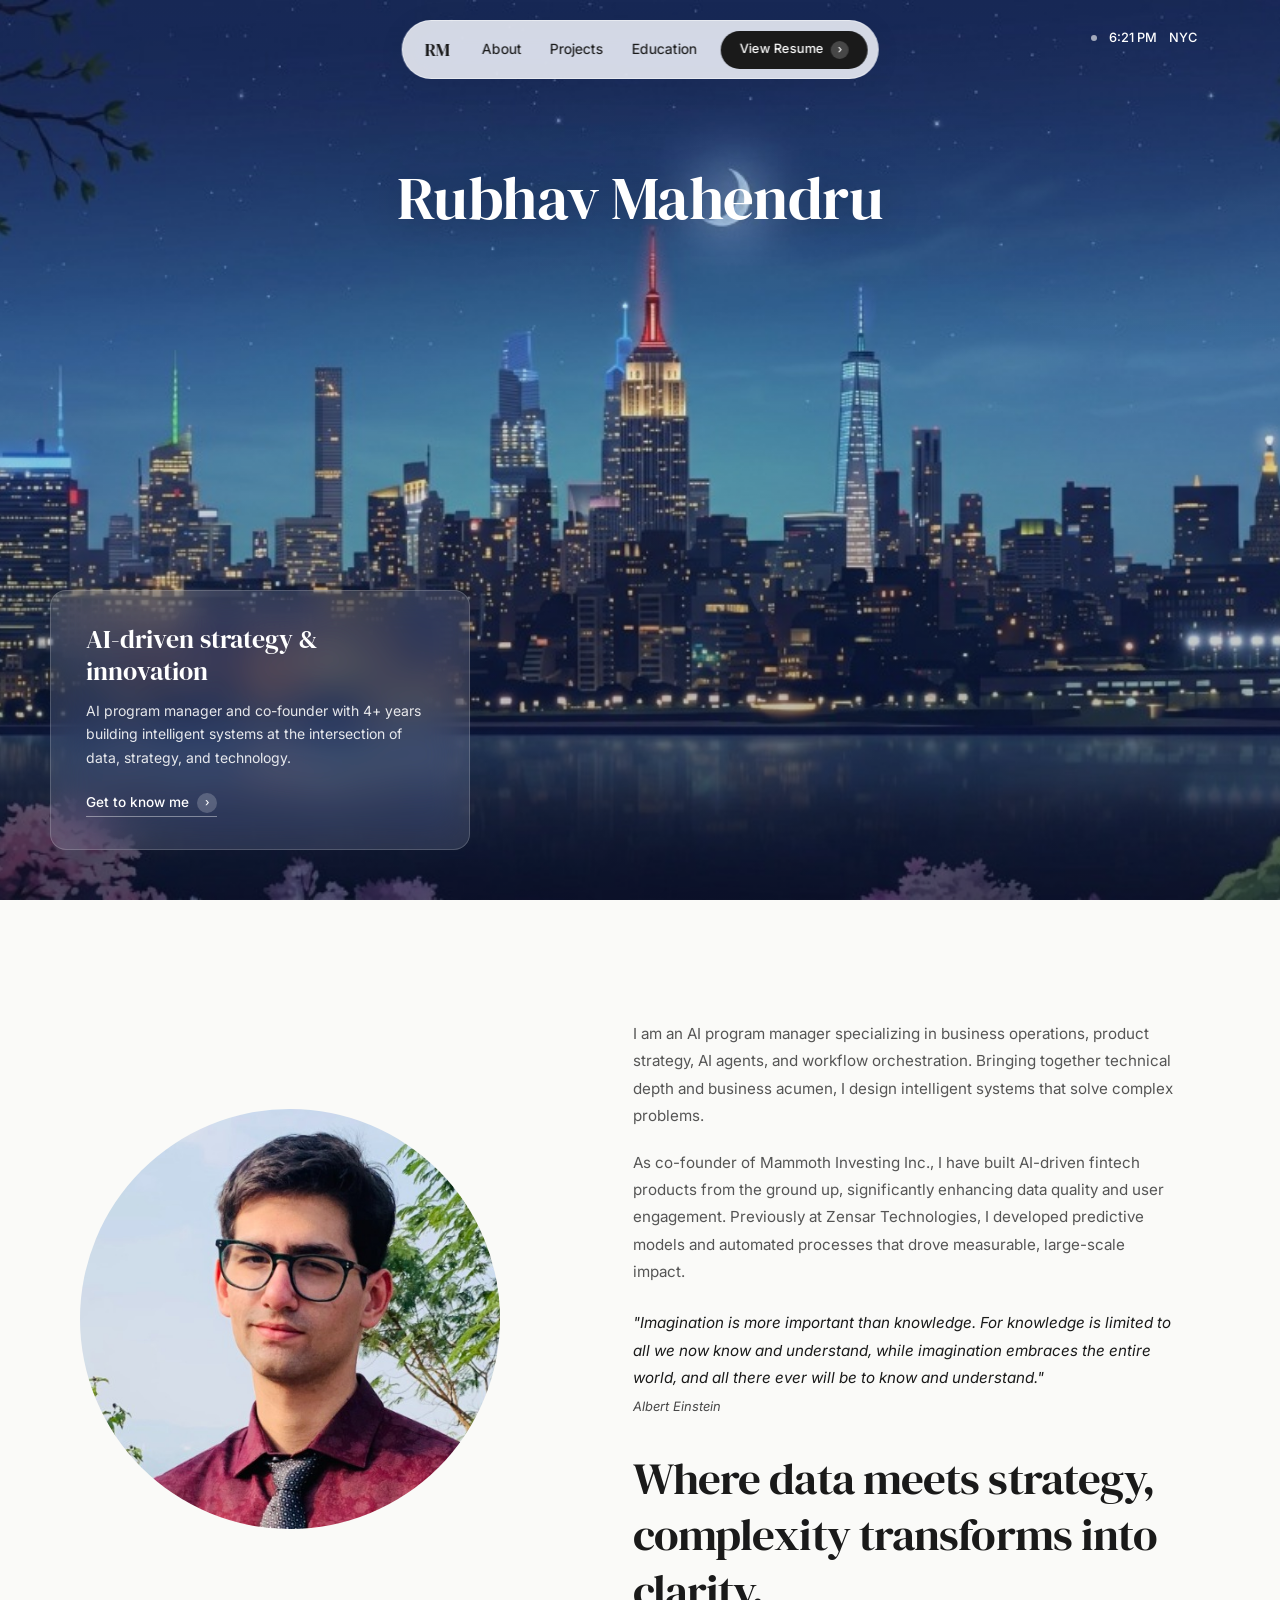
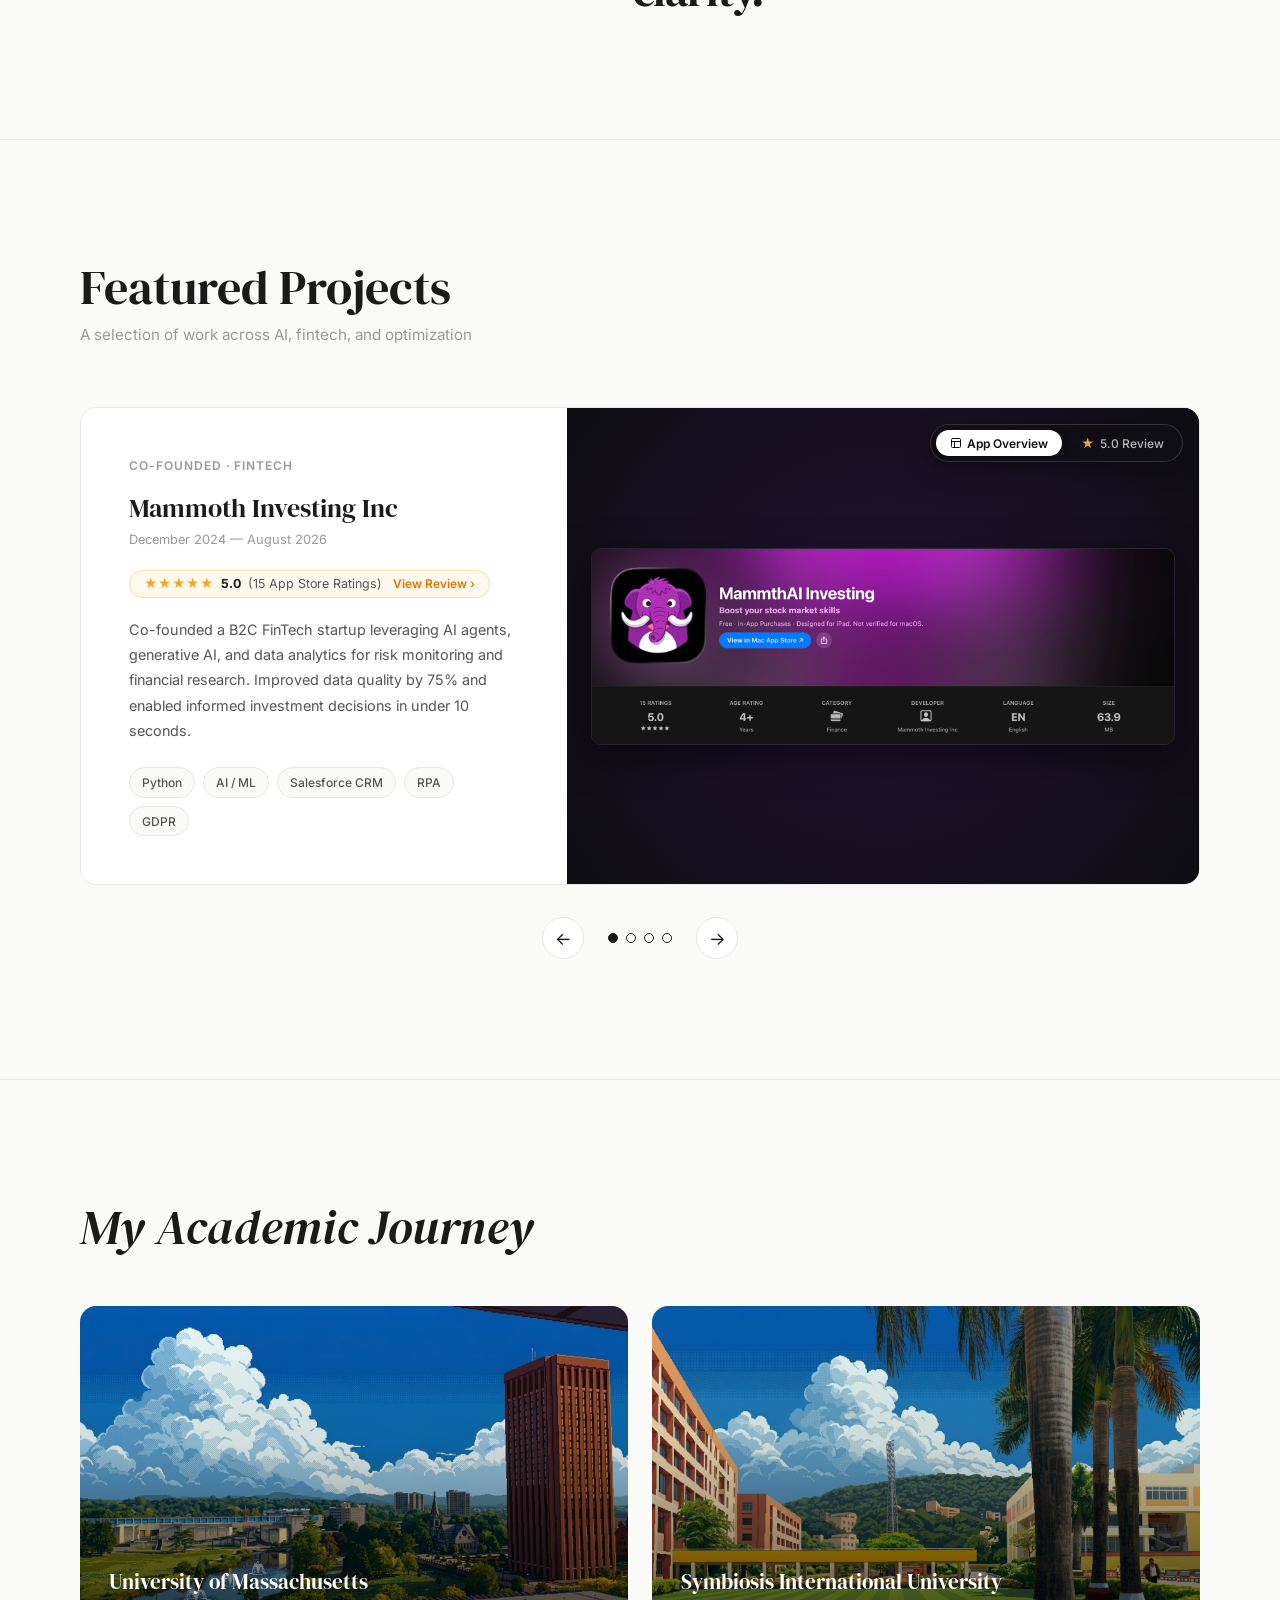
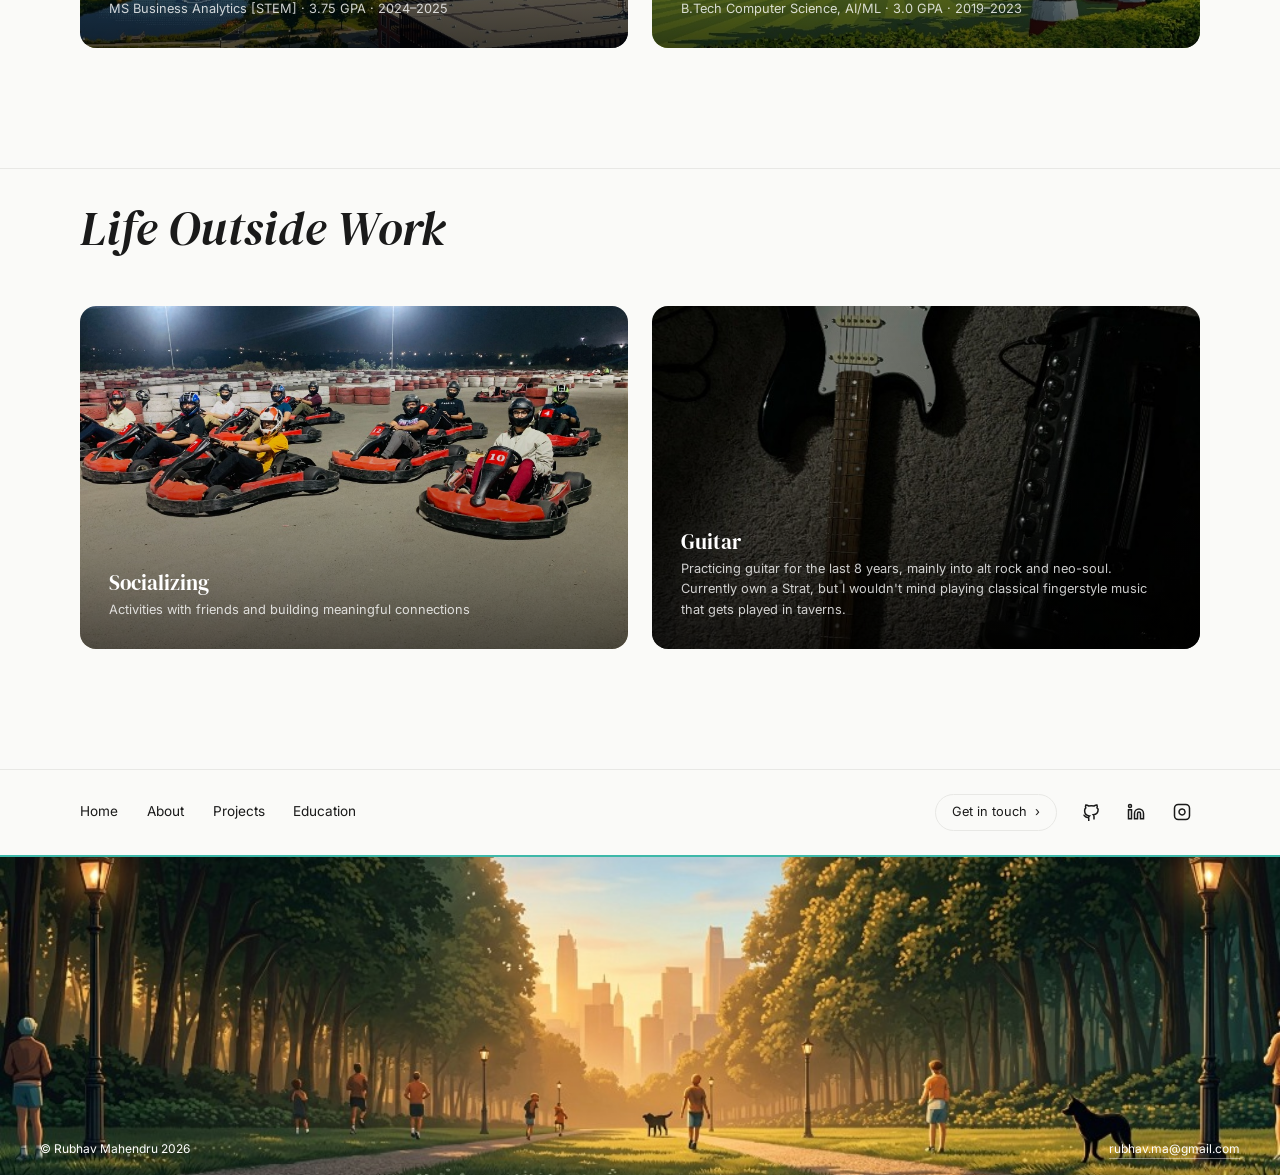
<file: index.html>
<!DOCTYPE html>
<html lang="en">
<head>
  <meta charset="UTF-8">
  <meta name="viewport" content="width=device-width, initial-scale=1.0">
  <title>Rubhav Mahendru — AI Strategist & Co-Founder</title>
  <meta name="description" content="Rubhav Mahendru — AI program manager, co-founder of Mammoth Investing Inc, and business analytics professional. Bridging strategy, data, and intelligent systems.">
  <link rel="preconnect" href="https://fonts.googleapis.com">
  <link rel="preconnect" href="https://fonts.gstatic.com" crossorigin>
  <link href="https://fonts.googleapis.com/css2?family=DM+Serif+Display:ital@0;1&family=Inter:opsz,wght@14..32,300;14..32,400;14..32,500;14..32,600&display=swap" rel="stylesheet">
  <link rel="stylesheet" href="style.css?v=2">
</head>
<body>

  <!-- ═══ NAVBAR ═══ -->
  <nav class="navbar" id="navbar">
    <a href="#" class="nav-logo">RM</a>
    <div class="nav-links" id="nav-links">
      <a href="#about" class="nav-link">About</a>
      <a href="#projects" class="nav-link">Projects</a>
      <a href="#education" class="nav-link">Education</a>
    </div>
    <a href="Resume_RubhavMahendru_4yrsexp.pdf" target="_blank" class="nav-cta">
      View Resume <span class="arrow">›</span>
    </a>
    <div class="nav-hamburger" id="nav-hamburger">
      <span></span><span></span><span></span>
    </div>
  </nav>

  <!-- ═══ HERO ═══ -->
  <section class="hero" id="hero">
    <div class="hero-bg">
      <img src="hero-bg.jpg" alt="Hero background">
    </div>
    <div class="hero-overlay"></div>

    <div class="hero-content">
      <h1 class="hero-title">Rubhav Mahendru</h1>
    </div>

    <div class="hero-card">
      <h2>AI-driven strategy &amp; innovation</h2>
      <p>AI program manager and co-founder with 4+ years building intelligent systems at the intersection of data, strategy, and technology.</p>
      <a href="#about" class="hero-cta">Get to know me <span class="cta-arrow">›</span></a>
    </div>

    <div class="hero-badge">
      <span class="dot"></span>
      <span id="hero-time">—</span>
      <span>NYC</span>
    </div>
  </section>

  <!-- ═══ ABOUT ═══ -->
  <section class="about" id="about">
    <div class="container">
      <div class="about-container">
        <div class="about-image reveal">
          <!-- Uses existing profile photo -->
          <img src="profile-new.jpg" alt="Rubhav Mahendru">
        </div>
        <div class="about-text">
          <p class="reveal">I am an AI program manager specializing in business operations, product strategy, AI agents, and workflow orchestration. Bringing together technical depth and business acumen, I design intelligent systems that solve complex problems.</p>
          <p class="reveal reveal-delay-1">As co-founder of Mammoth Investing Inc., I have built AI-driven fintech products from the ground up, significantly enhancing data quality and user engagement. Previously at Zensar Technologies, I developed predictive models and automated processes that drove measurable, large-scale impact.</p>
          <p class="reveal reveal-delay-2" style="margin-top: 1.5rem; font-style: italic; color: var(--color-text);">"Imagination is more important than knowledge. For knowledge is limited to all we now know and understand, while imagination embraces the entire world, and all there ever will be to know and understand."<br><span style="font-size: 0.85em; opacity: 0.8;">Albert Einstein</span></p>
          <h2 class="about-statement reveal reveal-delay-3">Where data meets strategy, complexity transforms into clarity.</h2>
        </div>
      </div>
    </div>
  </section>

  <!-- ═══ PROJECTS ═══ -->
  <section class="projects" id="projects">
    <div class="container">
      <div class="projects-header reveal">
        <h2>Featured Projects</h2>
        <p>A selection of work across AI, fintech, and optimization</p>
      </div>

      <div class="carousel reveal reveal-delay-1">
        <div class="carousel-track" id="carousel-track">

          <!-- Slide 1: Mammoth Investing -->
          <div class="carousel-slide">
            <div class="slide-content">
              <span class="slide-tag">Co-Founded · FinTech</span>
              <h3 class="slide-title">Mammoth Investing Inc</h3>
              <span class="slide-period">December 2024 — August 2026</span>
              <button type="button" class="slide-rating-badge" id="mammoth-rating-trigger" title="Click to view App Store review">
                <span class="stars">★★★★★</span>
                <span class="rating-val">5.0</span>
                <span class="rating-count">(15 App Store Ratings)</span>
                <span class="badge-hint">View Review ›</span>
              </button>
              <p class="slide-description">Co-founded a B2C FinTech startup leveraging AI agents, generative AI, and data analytics for risk monitoring and financial research. Improved data quality by 75% and enabled informed investment decisions in under 10 seconds.</p>
              <div class="slide-tech">
                <span class="tech-tag">Python</span>
                <span class="tech-tag">AI / ML</span>
                <span class="tech-tag">Salesforce CRM</span>
                <span class="tech-tag">RPA</span>
                <span class="tech-tag">GDPR</span>
              </div>
            </div>
            <div class="slide-visual visual-toggle-container">
              <div class="visual-toggle-bar">
                <button type="button" class="visual-toggle-btn active" data-view="overview" aria-label="Show App Overview">
                  <svg width="12" height="12" viewBox="0 0 24 24" fill="none" stroke="currentColor" stroke-width="2" stroke-linecap="round" stroke-linejoin="round"><rect x="3" y="3" width="18" height="18" rx="2"/><path d="M3 9h18"/><path d="M9 21V9"/></svg>
                  <span>App Overview</span>
                </button>
                <button type="button" class="visual-toggle-btn" data-view="review" aria-label="Show 5-star review">
                  <span class="toggle-star">★</span>
                  <span>5.0 Review</span>
                </button>
              </div>
              <div class="visual-view-wrapper">
                <div class="visual-view-pane active" data-pane="overview">
                  <img src="project-1-mammoth.png" alt="Mammoth Investing App Store Overview">
                </div>
                <div class="visual-view-pane" data-pane="review">
                  <img src="mammoth-review.png" alt="Mammoth Investing 5.0 Star App Store Review">
                </div>
              </div>
            </div>
          </div>

          <!-- Slide 2: AI Agent -->
          <div class="carousel-slide">
            <div class="slide-content">
              <span class="slide-tag">AI Engineering</span>
              <h3 class="slide-title">Requirements-to-Test-Plan AI Agent</h3>
              <span class="slide-period">April 2026 — June 2026</span>
              <p class="slide-description">Built a multi-stage LLM agent generating Jira test cases from transcripts and documentation with 94% traceability. Implemented automated requirements conflict detection achieving 91% precision and 88% recall on seeded benchmarks.</p>
              <div class="slide-tech">
                <span class="tech-tag">Claude</span>
                <span class="tech-tag">Python</span>
                <span class="tech-tag">JSON</span>
                <span class="tech-tag">LLM Eval</span>
              </div>
            </div>
            <div class="slide-visual">
              <img src="project-2-req.jpg" alt="Requirements AI Agent">
            </div>
          </div>

          <!-- Slide 3: Trading Algorithm -->
          <div class="carousel-slide">
            <div class="slide-content">
              <span class="slide-tag">Quantitative Finance</span>
              <h3 class="slide-title">Hybrid Trading Algorithm</h3>
              <span class="slide-period">November 2025 — March 2026</span>
              <p class="slide-description">Developed a high-frequency trading algorithm achieving gains exceeding 0.75% daily. Integrated PLSTM with TAL and CNN for optimal stock entry and exit points, improving prediction accuracy by 12% through refined back-testing over 6 months.</p>
              <div class="slide-tech">
                <span class="tech-tag">Python</span>
                <span class="tech-tag">PLSTM</span>
                <span class="tech-tag">CNN</span>
                <span class="tech-tag">Financial Modeling</span>
              </div>
            </div>
            <div class="slide-visual">
              <img src="project-3-hft.jpg" alt="Hybrid Trading Algorithm">
            </div>
          </div>

          <!-- Slide 4: Supply Chain -->
          <div class="carousel-slide">
            <div class="slide-content">
              <span class="slide-tag">Supply Chain Optimization</span>
              <h3 class="slide-title">Amazon Prime Air Hub Detection</h3>
              <span class="slide-period">September 2025 — December 2025</span>
              <p class="slide-description">Designed a 90-hub delivery network utilizing GIS to optimize delivery time and population coverage. Performed hypothesis testing on hub location strategies to validate optimization models and ensure data-driven decision-making.</p>
              <div class="slide-tech">
                <span class="tech-tag">GIS</span>
                <span class="tech-tag">Optimization</span>
                <span class="tech-tag">Data Analytics</span>
                <span class="tech-tag">Python</span>
              </div>
            </div>
            <div class="slide-visual">
              <img src="project-4-prime.jpg" alt="Amazon Prime Air Hub Detection">
            </div>
          </div>

        </div>
      </div>

      <div class="carousel-nav reveal reveal-delay-2">
        <button class="carousel-arrow" id="carousel-prev" aria-label="Previous project">←</button>
        <div class="carousel-dots">
          <button class="carousel-dot active" aria-label="Slide 1"></button>
          <button class="carousel-dot" aria-label="Slide 2"></button>
          <button class="carousel-dot" aria-label="Slide 3"></button>
          <button class="carousel-dot" aria-label="Slide 4"></button>
        </div>
        <button class="carousel-arrow" id="carousel-next" aria-label="Next project">→</button>
      </div>
    </div>
  </section>

  <!-- ═══ EDUCATION ═══ -->
  <section class="education" id="education">
    <div class="container">
      <div class="education-header reveal">
        <h2>My Academic Journey</h2>
      </div>

      <div class="education-grid">
        <!-- Masters -->
        <a href="education-masters.html" class="education-card reveal reveal-delay-1">
          <div class="card-bg">
            <img src="university-1.jpg" alt="UMass Amherst">
          </div>
          <div class="card-overlay"></div>
          <div class="card-content">
            <h3>University of Massachusetts</h3>
            <p>MS Business Analytics [STEM] · 3.75 GPA · 2024–2025</p>
          </div>
        </a>

        <!-- Bachelors -->
        <a href="education-bachelors.html" class="education-card reveal reveal-delay-2">
          <div class="card-bg">
            <img src="university-2.jpg" alt="Symbiosis International University">
          </div>
          <div class="card-overlay"></div>
          <div class="card-content">
            <h3>Symbiosis International University</h3>
            <p>B.Tech Computer Science, AI/ML · 3.0 GPA · 2019–2023</p>
          </div>
        </a>
      </div>
    </div>
  </section>

  <!-- ═══ HOBBIES ═══ -->
  <section class="education" id="hobbies" style="padding-top: 2rem;">
    <div class="container">
      <div class="education-header reveal">
        <h2>Life Outside Work</h2>
      </div>

      <div class="education-grid">
        <!-- Socializing -->
        <div class="education-card reveal reveal-delay-1" style="cursor: default;">
          <div class="card-bg">
            <img src="socialize.jpg" alt="Socializing">
          </div>
          <div class="card-overlay"></div>
          <div class="card-content">
            <h3>Socializing</h3>
            <p>Activities with friends and building meaningful connections</p>
          </div>
        </div>

        <!-- Guitar -->
        <div class="education-card reveal reveal-delay-2" style="cursor: default;">
          <div class="card-bg">
            <img src="guitar.jpg" alt="Guitar">
          </div>
          <div class="card-overlay"></div>
          <div class="card-content">
            <h3>Guitar</h3>
            <p>Practicing guitar for the last 8 years, mainly into alt rock and neo-soul. Currently own a Strat, but I wouldn't mind playing classical fingerstyle music that gets played in taverns.</p>
          </div>
        </div>
      </div>
    </div>
  </section>

  <!-- ═══ FOOTER ═══ -->
  <footer class="footer" id="footer">
    <div class="footer-top">
      <nav class="footer-nav">
        <a href="#">Home</a>
        <a href="#about">About</a>
        <a href="#projects">Projects</a>
        <a href="#education">Education</a>
      </nav>
      <div class="footer-right">
        <a href="mailto:rubhav.ma@gmail.com" class="footer-contact">
          Get in touch <span>›</span>
        </a>
        <div class="footer-social">
          <a href="https://github.com/RBM02" target="_blank" rel="noopener noreferrer" aria-label="GitHub">
            <svg viewBox="0 0 24 24" fill="none" stroke="currentColor" stroke-width="2"><path d="M9 19c-5 1.5-5-2.5-7-3m14 6v-3.87a3.37 3.37 0 0 0-.94-2.61c3.14-.35 6.44-1.54 6.44-7A5.44 5.44 0 0 0 20 6.5a5.07 5.07 0 0 0-.09-3.86S18.73 2.29 16 4a13.38 13.38 0 0 0-7 0C6.27 2.29 5.09 2.64 5.09 2.64A5.07 5.07 0 0 0 5 6.5a5.44 5.44 0 0 0-1.5 3.78c0 5.42 3.3 6.61 6.44 7A3.37 3.37 0 0 0 9 21.13V24"/></svg>
          </a>
          <a href="https://www.linkedin.com/in/rubhavmahendru" target="_blank" rel="noopener noreferrer" aria-label="LinkedIn">
            <svg viewBox="0 0 24 24" fill="none" stroke="currentColor" stroke-width="2"><path d="M16 8a6 6 0 0 1 6 6v7h-4v-7a2 2 0 0 0-4 0v7h-4v-7a6 6 0 0 1 6-6z"/><rect width="4" height="12" x="2" y="9"/><circle cx="4" cy="4" r="2"/></svg>
          </a>
          <a href="https://www.instagram.com/rbm0206" target="_blank" rel="noopener noreferrer" aria-label="Instagram">
            <svg viewBox="0 0 24 24" fill="none" stroke="currentColor" stroke-width="2"><rect width="20" height="20" x="2" y="2" rx="5"/><path d="M16 11.37A4 4 0 1 1 12.63 8 4 4 0 0 1 16 11.37z"/><line x1="17.5" x2="17.51" y1="6.5" y2="6.5"/></svg>
          </a>
        </div>
      </div>
    </div>

    <div class="footer-image" style="position: relative;">
      <img src="footer-bg.jpg" alt="Footer scenery">
      <div class="footer-copyright">
        <span>© Rubhav Mahendru 2026</span>
        <a href="mailto:rubhav.ma@gmail.com">rubhav.ma@gmail.com</a>
      </div>
    </div>
  </footer>

  <script src="script.js"></script>
</body>
</html>
</file>
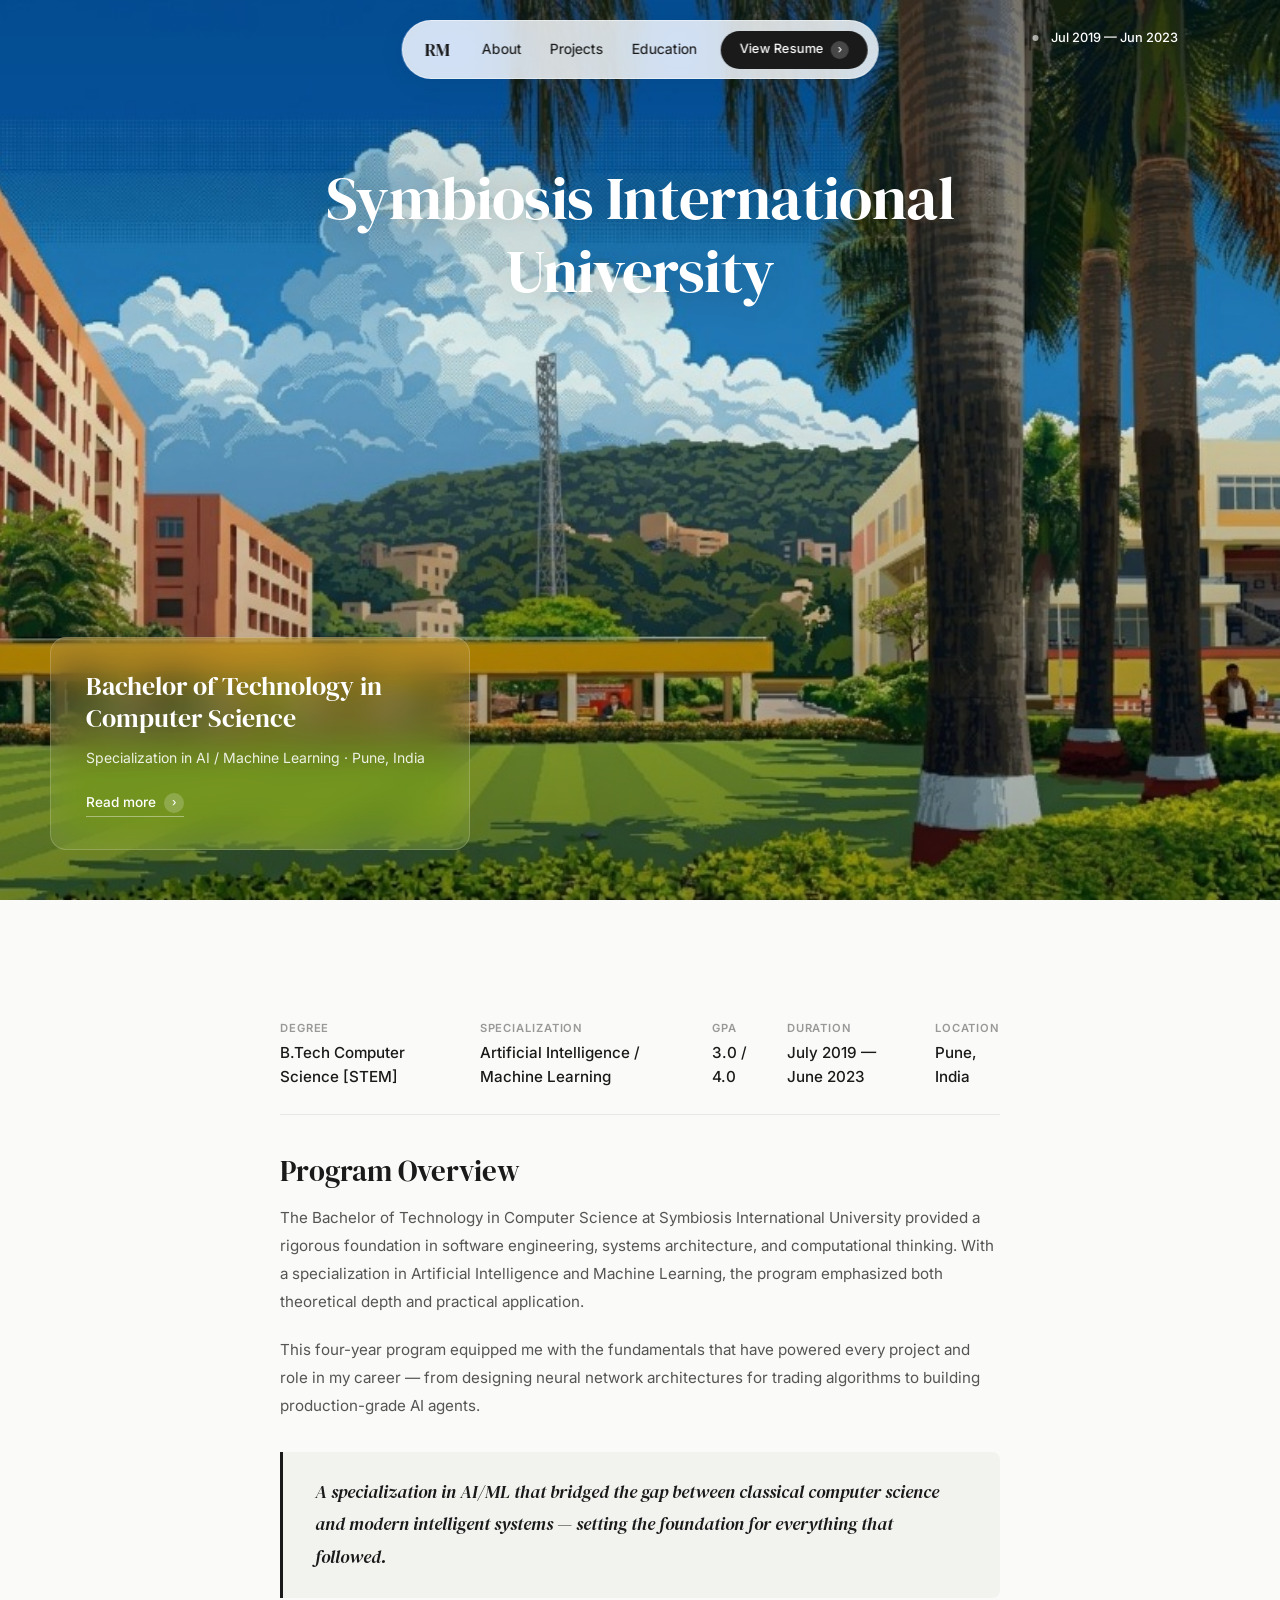
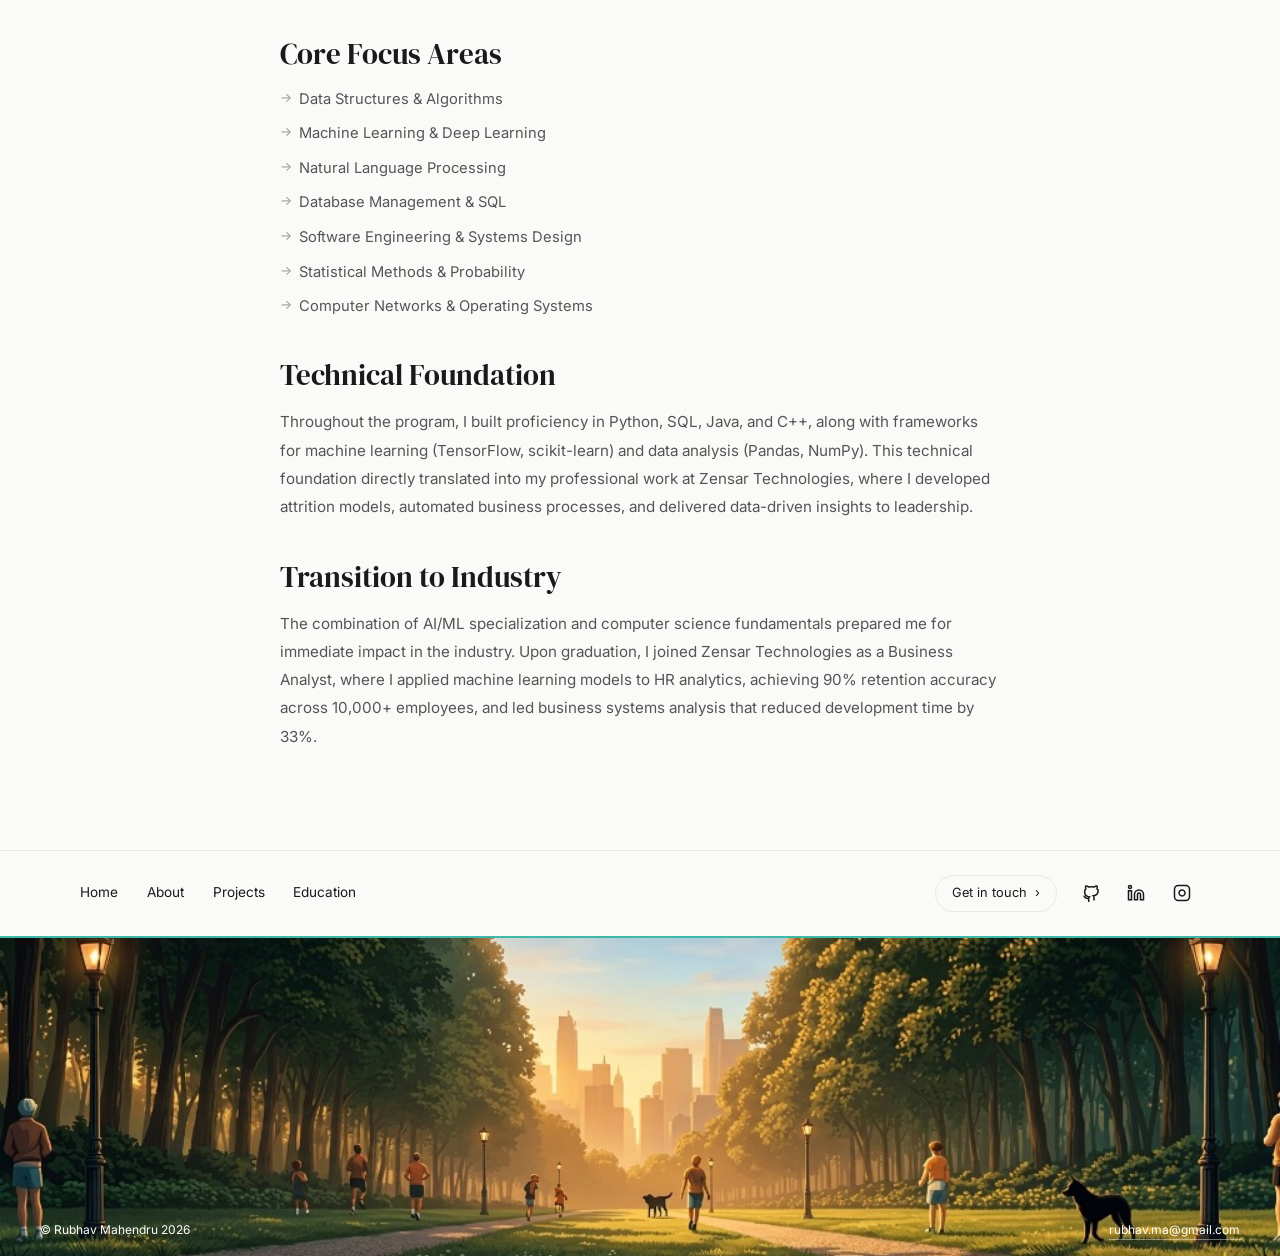
<file: education-bachelors.html>
<!DOCTYPE html>
<html lang="en">
<head>
  <meta charset="UTF-8">
  <meta name="viewport" content="width=device-width, initial-scale=1.0">
  <title>Symbiosis International University — Rubhav Mahendru</title>
  <meta name="description" content="Rubhav Mahendru's B.Tech in Computer Science with AI/ML specialization from Symbiosis International University. 2019–2023.">
  <link rel="preconnect" href="https://fonts.googleapis.com">
  <link rel="preconnect" href="https://fonts.gstatic.com" crossorigin>
  <link href="https://fonts.googleapis.com/css2?family=DM+Serif+Display:ital@0;1&family=Inter:opsz,wght@14..32,300;14..32,400;14..32,500;14..32,600&display=swap" rel="stylesheet">
  <link rel="stylesheet" href="style.css">
</head>
<body>

  <!-- ═══ NAVBAR ═══ -->
  <nav class="navbar" id="navbar">
    <a href="index.html" class="nav-logo">RM</a>
    <div class="nav-links" id="nav-links">
      <a href="index.html#about" class="nav-link">About</a>
      <a href="index.html#projects" class="nav-link">Projects</a>
      <a href="index.html#education" class="nav-link">Education</a>
    </div>
    <a href="Resume_RubhavMahendru_4yrsexp.pdf" target="_blank" class="nav-cta">
      View Resume <span class="arrow">›</span>
    </a>
    <div class="nav-hamburger" id="nav-hamburger">
      <span></span><span></span><span></span>
    </div>
  </nav>

  <!-- ═══ HERO ═══ -->
  <section class="hero" id="hero">
    <div class="hero-bg">
      <img src="university-2.jpg" alt="Symbiosis International University">
    </div>
    <div class="hero-overlay"></div>

    <div class="hero-content">
      <h1 class="hero-title">Symbiosis International<br>University</h1>
    </div>

    <div class="hero-card">
      <h2>Bachelor of Technology in Computer Science</h2>
      <p>Specialization in AI / Machine Learning · Pune, India</p>
      <a href="#details" class="hero-cta">Read more <span class="cta-arrow">›</span></a>
    </div>

    <div class="hero-badge">
      <span class="dot"></span>
      <span>Jul 2019 — Jun 2023</span>
    </div>
  </section>

  <!-- ═══ DETAIL CONTENT ═══ -->
  <section class="edu-detail-content" id="details">
    <div class="edu-detail-container">

      <div class="edu-meta">
        <div class="edu-meta-item">
          <span class="edu-meta-label">Degree</span>
          <span class="edu-meta-value">B.Tech Computer Science [STEM]</span>
        </div>
        <div class="edu-meta-item">
          <span class="edu-meta-label">Specialization</span>
          <span class="edu-meta-value">Artificial Intelligence / Machine Learning</span>
        </div>
        <div class="edu-meta-item">
          <span class="edu-meta-label">GPA</span>
          <span class="edu-meta-value">3.0 / 4.0</span>
        </div>
        <div class="edu-meta-item">
          <span class="edu-meta-label">Duration</span>
          <span class="edu-meta-value">July 2019 — June 2023</span>
        </div>
        <div class="edu-meta-item">
          <span class="edu-meta-label">Location</span>
          <span class="edu-meta-value">Pune, India</span>
        </div>
      </div>

      <h2>Program Overview</h2>
      <p>The Bachelor of Technology in Computer Science at Symbiosis International University provided a rigorous foundation in software engineering, systems architecture, and computational thinking. With a specialization in Artificial Intelligence and Machine Learning, the program emphasized both theoretical depth and practical application.</p>
      <p>This four-year program equipped me with the fundamentals that have powered every project and role in my career — from designing neural network architectures for trading algorithms to building production-grade AI agents.</p>

      <div class="highlight-box">
        <p>A specialization in AI/ML that bridged the gap between classical computer science and modern intelligent systems — setting the foundation for everything that followed.</p>
      </div>

      <h2>Core Focus Areas</h2>
      <ul>
        <li>Data Structures & Algorithms</li>
        <li>Machine Learning & Deep Learning</li>
        <li>Natural Language Processing</li>
        <li>Database Management & SQL</li>
        <li>Software Engineering & Systems Design</li>
        <li>Statistical Methods & Probability</li>
        <li>Computer Networks & Operating Systems</li>
      </ul>

      <h2>Technical Foundation</h2>
      <p>Throughout the program, I built proficiency in Python, SQL, Java, and C++, along with frameworks for machine learning (TensorFlow, scikit-learn) and data analysis (Pandas, NumPy). This technical foundation directly translated into my professional work at Zensar Technologies, where I developed attrition models, automated business processes, and delivered data-driven insights to leadership.</p>

      <h2>Transition to Industry</h2>
      <p>The combination of AI/ML specialization and computer science fundamentals prepared me for immediate impact in the industry. Upon graduation, I joined Zensar Technologies as a Business Analyst, where I applied machine learning models to HR analytics, achieving 90% retention accuracy across 10,000+ employees, and led business systems analysis that reduced development time by 33%.</p>

    </div>
  </section>

  <!-- ═══ FOOTER ═══ -->
  <footer class="footer" id="footer">
    <div class="footer-top">
      <nav class="footer-nav">
        <a href="index.html">Home</a>
        <a href="index.html#about">About</a>
        <a href="index.html#projects">Projects</a>
        <a href="index.html#education">Education</a>
      </nav>
      <div class="footer-right">
        <a href="mailto:rubhav.ma@gmail.com" class="footer-contact">
          Get in touch <span>›</span>
        </a>
        <div class="footer-social">
          <a href="https://github.com/RBM02" target="_blank" rel="noopener noreferrer" aria-label="GitHub">
            <svg viewBox="0 0 24 24" fill="none" stroke="currentColor" stroke-width="2"><path d="M9 19c-5 1.5-5-2.5-7-3m14 6v-3.87a3.37 3.37 0 0 0-.94-2.61c3.14-.35 6.44-1.54 6.44-7A5.44 5.44 0 0 0 20 6.5a5.07 5.07 0 0 0-.09-3.86S18.73 2.29 16 4a13.38 13.38 0 0 0-7 0C6.27 2.29 5.09 2.64 5.09 2.64A5.07 5.07 0 0 0 5 6.5a5.44 5.44 0 0 0-1.5 3.78c0 5.42 3.3 6.61 6.44 7A3.37 3.37 0 0 0 9 21.13V24"/></svg>
          </a>
          <a href="https://www.linkedin.com/in/rubhavmahendru" target="_blank" rel="noopener noreferrer" aria-label="LinkedIn">
            <svg viewBox="0 0 24 24" fill="none" stroke="currentColor" stroke-width="2"><path d="M16 8a6 6 0 0 1 6 6v7h-4v-7a2 2 0 0 0-4 0v7h-4v-7a6 6 0 0 1 6-6z"/><rect width="4" height="12" x="2" y="9"/><circle cx="4" cy="4" r="2"/></svg>
          </a>
          <a href="https://www.instagram.com/rbm0206" target="_blank" rel="noopener noreferrer" aria-label="Instagram">
            <svg viewBox="0 0 24 24" fill="none" stroke="currentColor" stroke-width="2"><rect width="20" height="20" x="2" y="2" rx="5"/><path d="M16 11.37A4 4 0 1 1 12.63 8 4 4 0 0 1 16 11.37z"/><line x1="17.5" x2="17.51" y1="6.5" y2="6.5"/></svg>
          </a>
        </div>
      </div>
    </div>

    <div class="footer-image" style="position: relative;">
      <img src="footer-bg.jpg" alt="Footer scenery">
      <div class="footer-copyright">
        <span>© Rubhav Mahendru 2026</span>
        <a href="mailto:rubhav.ma@gmail.com">rubhav.ma@gmail.com</a>
      </div>
    </div>
  </footer>

  <script src="script.js"></script>
</body>
</html>
</file>
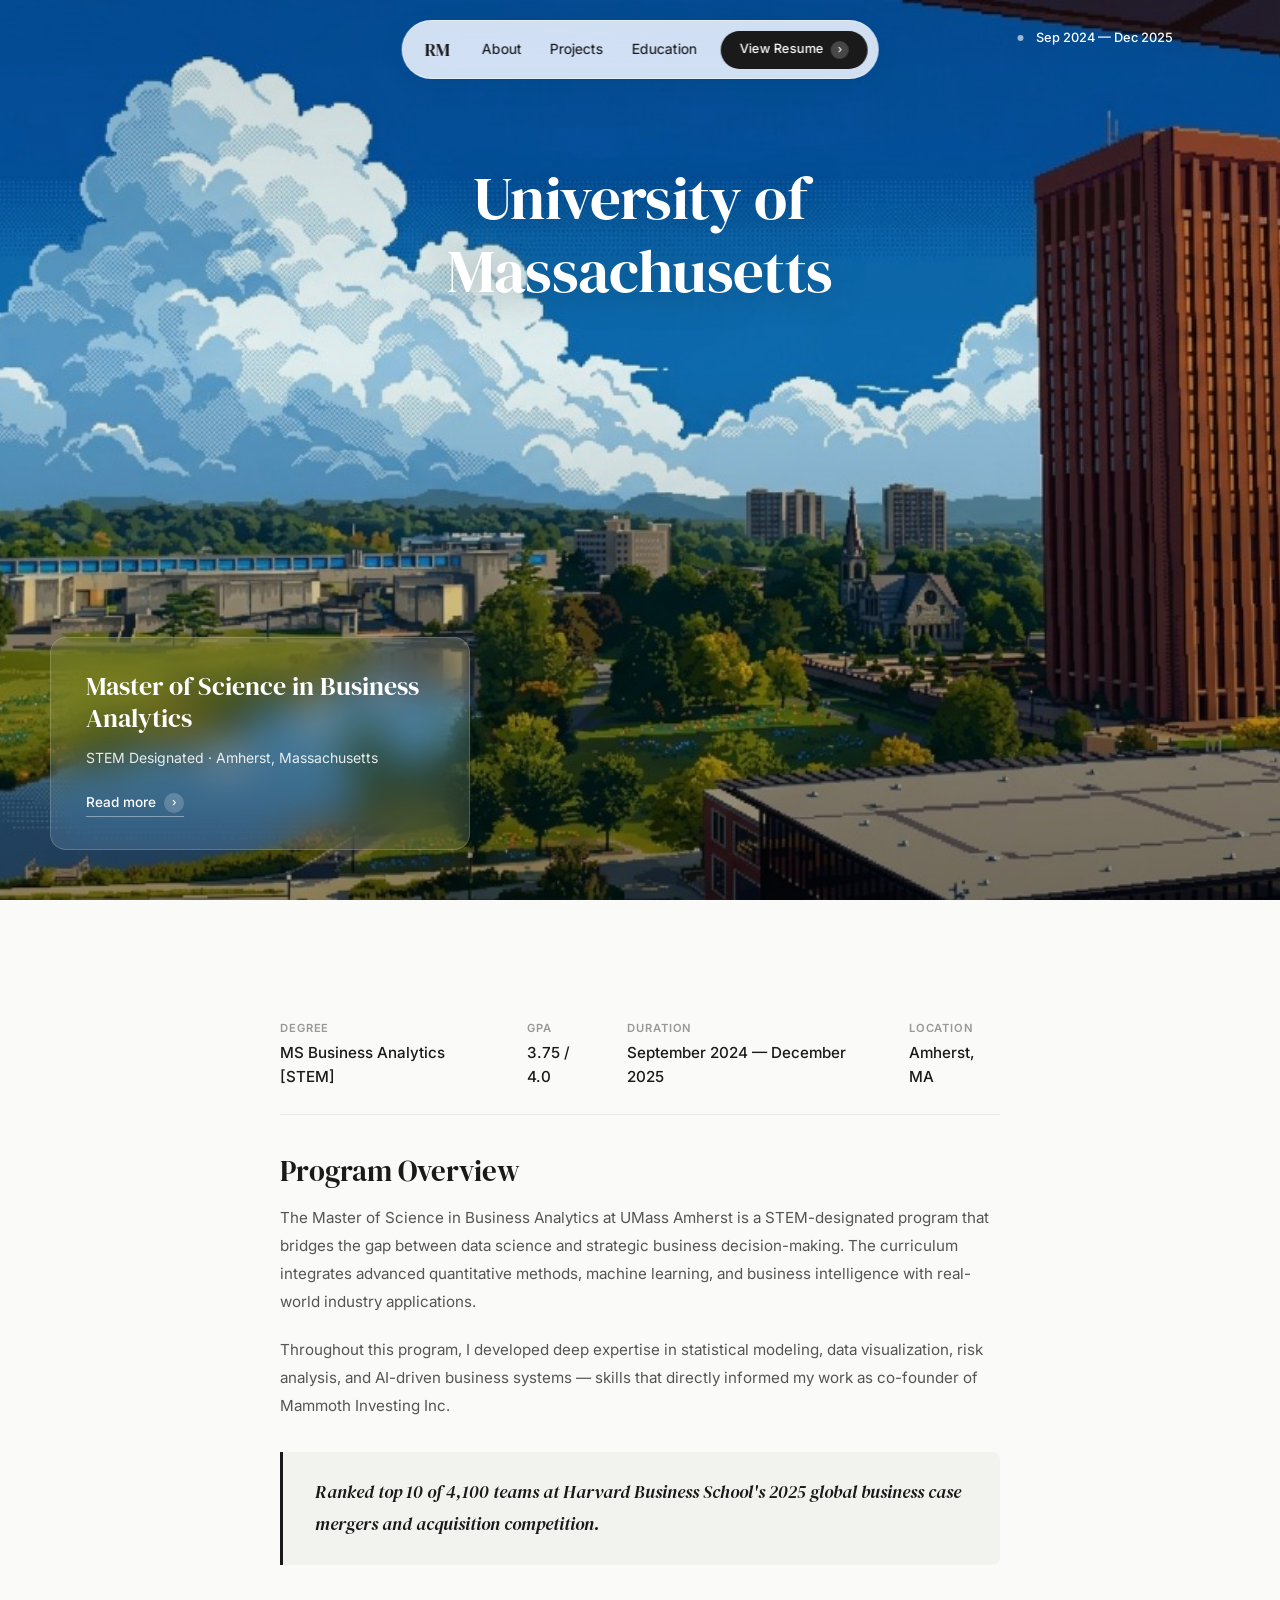
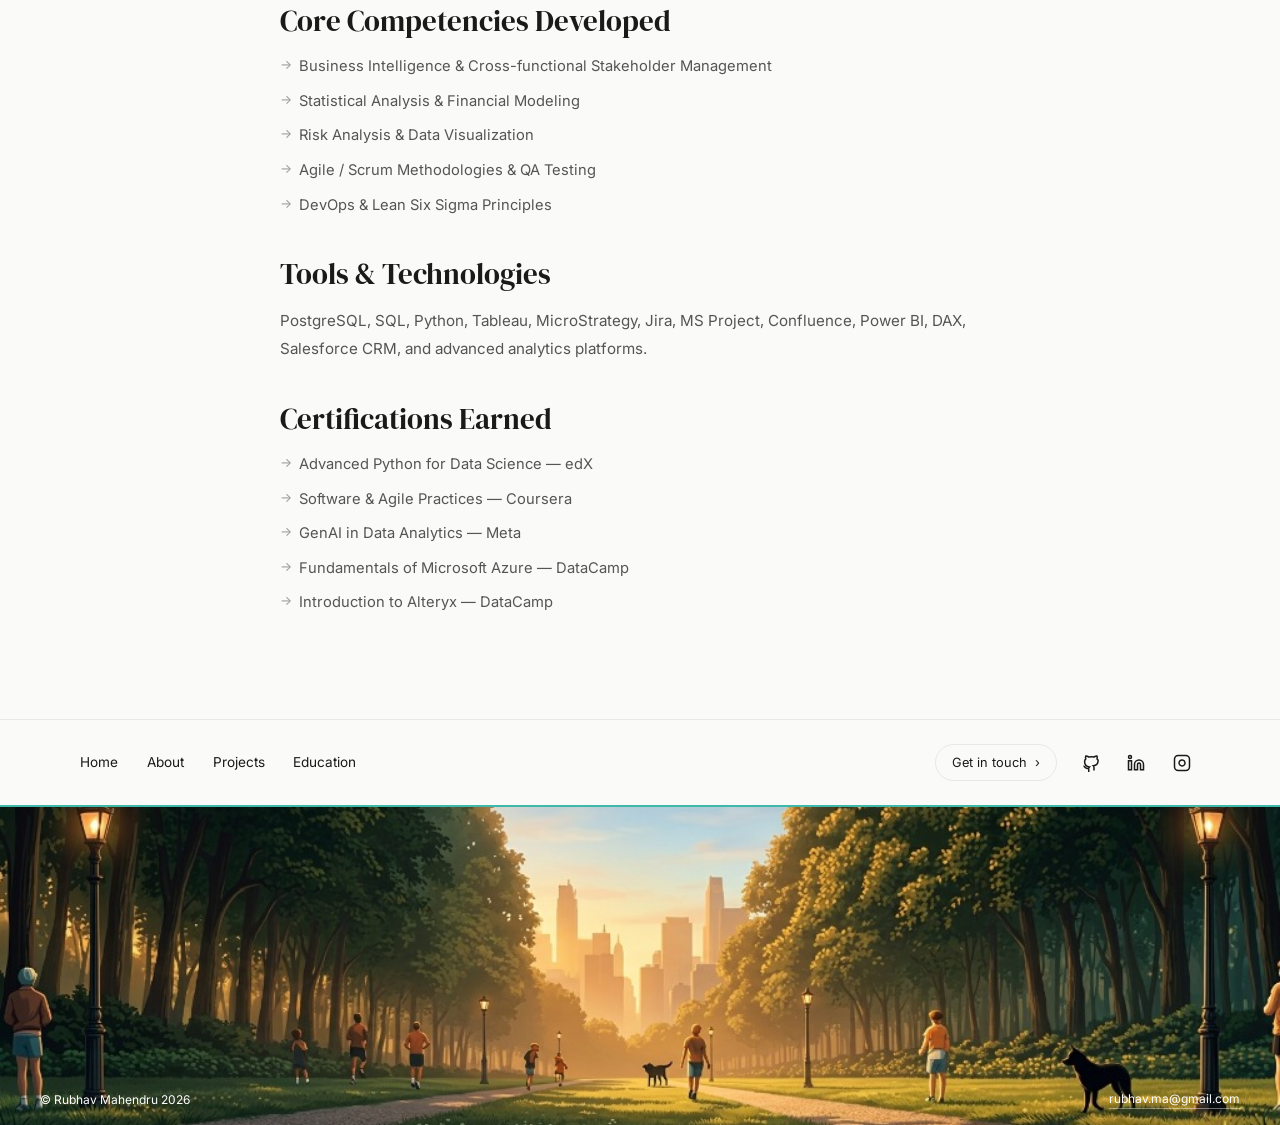
<file: education-masters.html>
<!DOCTYPE html>
<html lang="en">
<head>
  <meta charset="UTF-8">
  <meta name="viewport" content="width=device-width, initial-scale=1.0">
  <title>University of Massachusetts — Rubhav Mahendru</title>
  <meta name="description" content="Rubhav Mahendru's Master of Science in Business Analytics from UMass Amherst. STEM program, 3.75 GPA, 2024–2025.">
  <link rel="preconnect" href="https://fonts.googleapis.com">
  <link rel="preconnect" href="https://fonts.gstatic.com" crossorigin>
  <link href="https://fonts.googleapis.com/css2?family=DM+Serif+Display:ital@0;1&family=Inter:opsz,wght@14..32,300;14..32,400;14..32,500;14..32,600&display=swap" rel="stylesheet">
  <link rel="stylesheet" href="style.css">
</head>
<body>

  <!-- ═══ NAVBAR ═══ -->
  <nav class="navbar" id="navbar">
    <a href="index.html" class="nav-logo">RM</a>
    <div class="nav-links" id="nav-links">
      <a href="index.html#about" class="nav-link">About</a>
      <a href="index.html#projects" class="nav-link">Projects</a>
      <a href="index.html#education" class="nav-link">Education</a>
    </div>
    <a href="Resume_RubhavMahendru_4yrsexp.pdf" target="_blank" class="nav-cta">
      View Resume <span class="arrow">›</span>
    </a>
    <div class="nav-hamburger" id="nav-hamburger">
      <span></span><span></span><span></span>
    </div>
  </nav>

  <!-- ═══ HERO ═══ -->
  <section class="hero" id="hero">
    <div class="hero-bg">
      <img src="university-1.jpg" alt="UMass Amherst">
    </div>
    <div class="hero-overlay"></div>

    <div class="hero-content">
      <h1 class="hero-title">University of Massachusetts</h1>
    </div>

    <div class="hero-card">
      <h2>Master of Science in Business Analytics</h2>
      <p>STEM Designated · Amherst, Massachusetts</p>
      <a href="#details" class="hero-cta">Read more <span class="cta-arrow">›</span></a>
    </div>

    <div class="hero-badge">
      <span class="dot"></span>
      <span>Sep 2024 — Dec 2025</span>
    </div>
  </section>

  <!-- ═══ DETAIL CONTENT ═══ -->
  <section class="edu-detail-content" id="details">
    <div class="edu-detail-container">

      <div class="edu-meta">
        <div class="edu-meta-item">
          <span class="edu-meta-label">Degree</span>
          <span class="edu-meta-value">MS Business Analytics [STEM]</span>
        </div>
        <div class="edu-meta-item">
          <span class="edu-meta-label">GPA</span>
          <span class="edu-meta-value">3.75 / 4.0</span>
        </div>
        <div class="edu-meta-item">
          <span class="edu-meta-label">Duration</span>
          <span class="edu-meta-value">September 2024 — December 2025</span>
        </div>
        <div class="edu-meta-item">
          <span class="edu-meta-label">Location</span>
          <span class="edu-meta-value">Amherst, MA</span>
        </div>
      </div>

      <h2>Program Overview</h2>
      <p>The Master of Science in Business Analytics at UMass Amherst is a STEM-designated program that bridges the gap between data science and strategic business decision-making. The curriculum integrates advanced quantitative methods, machine learning, and business intelligence with real-world industry applications.</p>
      <p>Throughout this program, I developed deep expertise in statistical modeling, data visualization, risk analysis, and AI-driven business systems — skills that directly informed my work as co-founder of Mammoth Investing Inc.</p>

      <div class="highlight-box">
        <p>Ranked top 10 of 4,100 teams at Harvard Business School's 2025 global business case mergers and acquisition competition.</p>
      </div>

      <h2>Core Competencies Developed</h2>
      <ul>
        <li>Business Intelligence & Cross-functional Stakeholder Management</li>
        <li>Statistical Analysis & Financial Modeling</li>
        <li>Risk Analysis & Data Visualization</li>
        <li>Agile / Scrum Methodologies & QA Testing</li>
        <li>DevOps & Lean Six Sigma Principles</li>
      </ul>

      <h2>Tools & Technologies</h2>
      <p>PostgreSQL, SQL, Python, Tableau, MicroStrategy, Jira, MS Project, Confluence, Power BI, DAX, Salesforce CRM, and advanced analytics platforms.</p>

      <h2>Certifications Earned</h2>
      <ul>
        <li>Advanced Python for Data Science — edX</li>
        <li>Software & Agile Practices — Coursera</li>
        <li>GenAI in Data Analytics — Meta</li>
        <li>Fundamentals of Microsoft Azure — DataCamp</li>
        <li>Introduction to Alteryx — DataCamp</li>
      </ul>

    </div>
  </section>

  <!-- ═══ FOOTER ═══ -->
  <footer class="footer" id="footer">
    <div class="footer-top">
      <nav class="footer-nav">
        <a href="index.html">Home</a>
        <a href="index.html#about">About</a>
        <a href="index.html#projects">Projects</a>
        <a href="index.html#education">Education</a>
      </nav>
      <div class="footer-right">
        <a href="mailto:rubhav.ma@gmail.com" class="footer-contact">
          Get in touch <span>›</span>
        </a>
        <div class="footer-social">
          <a href="https://github.com/RBM02" target="_blank" rel="noopener noreferrer" aria-label="GitHub">
            <svg viewBox="0 0 24 24" fill="none" stroke="currentColor" stroke-width="2"><path d="M9 19c-5 1.5-5-2.5-7-3m14 6v-3.87a3.37 3.37 0 0 0-.94-2.61c3.14-.35 6.44-1.54 6.44-7A5.44 5.44 0 0 0 20 6.5a5.07 5.07 0 0 0-.09-3.86S18.73 2.29 16 4a13.38 13.38 0 0 0-7 0C6.27 2.29 5.09 2.64 5.09 2.64A5.07 5.07 0 0 0 5 6.5a5.44 5.44 0 0 0-1.5 3.78c0 5.42 3.3 6.61 6.44 7A3.37 3.37 0 0 0 9 21.13V24"/></svg>
          </a>
          <a href="https://www.linkedin.com/in/rubhavmahendru" target="_blank" rel="noopener noreferrer" aria-label="LinkedIn">
            <svg viewBox="0 0 24 24" fill="none" stroke="currentColor" stroke-width="2"><path d="M16 8a6 6 0 0 1 6 6v7h-4v-7a2 2 0 0 0-4 0v7h-4v-7a6 6 0 0 1 6-6z"/><rect width="4" height="12" x="2" y="9"/><circle cx="4" cy="4" r="2"/></svg>
          </a>
          <a href="https://www.instagram.com/rbm0206" target="_blank" rel="noopener noreferrer" aria-label="Instagram">
            <svg viewBox="0 0 24 24" fill="none" stroke="currentColor" stroke-width="2"><rect width="20" height="20" x="2" y="2" rx="5"/><path d="M16 11.37A4 4 0 1 1 12.63 8 4 4 0 0 1 16 11.37z"/><line x1="17.5" x2="17.51" y1="6.5" y2="6.5"/></svg>
          </a>
        </div>
      </div>
    </div>

    <div class="footer-image" style="position: relative;">
      <img src="footer-bg.jpg" alt="Footer scenery">
      <div class="footer-copyright">
        <span>© Rubhav Mahendru 2026</span>
        <a href="mailto:rubhav.ma@gmail.com">rubhav.ma@gmail.com</a>
      </div>
    </div>
  </footer>

  <script src="script.js"></script>
</body>
</html>
</file>
<file: style.css>
/* ====================================
   Rubhav Mahendru — Portfolio
   Premium Design System
   ==================================== */

/* Google Fonts */
@import url('https://fonts.googleapis.com/css2?family=DM+Serif+Display:ital@0;1&family=Inter:opsz,wght@14..32,300;14..32,400;14..32,500;14..32,600&display=swap');

/* ── Design Tokens ── */
:root {
  --color-bg: #fafaf8;
  --color-bg-alt: #f2f2ef;
  --color-text: #1a1a1a;
  --color-text-secondary: #555555;
  --color-text-muted: #999999;
  --color-border: #e8e8e5;
  --color-white: #ffffff;
  --color-black: #000000;

  --font-serif: 'DM Serif Display', Georgia, 'Times New Roman', serif;
  --font-sans: 'Inter', -apple-system, BlinkMacSystemFont, 'Segoe UI', sans-serif;

  --section-padding: 120px;
  --container-max: 1200px;
  --radius: 16px;
  --radius-sm: 8px;
  --radius-pill: 100px;

  --ease-out-expo: cubic-bezier(0.16, 1, 0.3, 1);
  --transition-fast: 0.2s ease;
  --transition-base: 0.3s ease;
  --transition-slow: 0.6s var(--ease-out-expo);
}

/* ── Reset ── */
*, *::before, *::after {
  margin: 0;
  padding: 0;
  box-sizing: border-box;
}

html {
  scroll-behavior: smooth;
  -webkit-font-smoothing: antialiased;
  -moz-osx-font-smoothing: grayscale;
}

body {
  font-family: var(--font-sans);
  font-size: 16px;
  line-height: 1.6;
  color: var(--color-text);
  background-color: var(--color-bg);
  overflow-x: hidden;
}

a { color: inherit; text-decoration: none; }
img { max-width: 100%; display: block; }
button { font-family: inherit; cursor: pointer; border: none; background: none; }
ul, ol { list-style: none; }

/* ── Typography ── */
h1, h2, h3, h4 {
  font-family: var(--font-serif);
  font-weight: 400;
  line-height: 1.15;
}

.container {
  max-width: var(--container-max);
  margin: 0 auto;
  padding: 0 40px;
}

/* ════════════════════════════════════
   NAVBAR
   ════════════════════════════════════ */
.navbar {
  position: fixed;
  top: 20px;
  left: 50%;
  transform: translateX(-50%);
  z-index: 1000;
  display: flex;
  align-items: center;
  gap: 0;
  padding: 0.6rem 0.6rem 0.6rem 1.4rem;
  background: rgba(255, 255, 255, 0.82);
  backdrop-filter: blur(24px) saturate(180%);
  -webkit-backdrop-filter: blur(24px) saturate(180%);
  border: 1px solid rgba(255, 255, 255, 0.45);
  border-radius: var(--radius-pill);
  box-shadow: 0 4px 30px rgba(0, 0, 0, 0.06);
  transition: all var(--transition-base);
}

.navbar.scrolled {
  background: rgba(255, 255, 255, 0.95);
  box-shadow: 0 4px 40px rgba(0, 0, 0, 0.1);
}

.nav-logo {
  font-family: var(--font-serif);
  font-size: 1.1rem;
  color: var(--color-text);
  margin-right: 2rem;
  letter-spacing: -0.02em;
}

.nav-links {
  display: flex;
  align-items: center;
  gap: 1.8rem;
}

.nav-link {
  font-size: 0.875rem;
  font-weight: 450;
  color: var(--color-text);
  position: relative;
  transition: color var(--transition-fast);
}

.nav-link::after {
  content: '';
  position: absolute;
  bottom: -3px;
  left: 0;
  width: 0;
  height: 1px;
  background: var(--color-text);
  transition: width var(--transition-base);
}

.nav-link:hover::after { width: 100%; }

.nav-cta {
  display: inline-flex;
  align-items: center;
  gap: 0.4rem;
  margin-left: 1.5rem;
  padding: 0.55rem 1.2rem;
  background: var(--color-text);
  color: var(--color-white);
  border-radius: var(--radius-pill);
  font-size: 0.8rem;
  font-weight: 500;
  transition: all var(--transition-base);
}

.nav-cta:hover {
  background: #333;
  transform: scale(1.03);
}

.nav-cta .arrow {
  display: inline-flex;
  align-items: center;
  justify-content: center;
  width: 18px;
  height: 18px;
  background: rgba(255, 255, 255, 0.2);
  border-radius: 50%;
  font-size: 0.7rem;
  transition: transform var(--transition-fast);
}

.nav-cta:hover .arrow { transform: translateX(2px); }

/* Mobile Hamburger */
.nav-hamburger {
  display: none;
  flex-direction: column;
  gap: 5px;
  padding: 0.5rem;
  cursor: pointer;
  margin-left: 1rem;
}

.nav-hamburger span {
  width: 20px;
  height: 1.5px;
  background: var(--color-text);
  border-radius: 2px;
  transition: all var(--transition-base);
}

/* ════════════════════════════════════
   HERO SECTION
   ════════════════════════════════════ */
.hero {
  position: relative;
  width: 100%;
  height: 100vh;
  min-height: 600px;
  overflow: hidden;
}

.hero-bg {
  position: absolute;
  inset: 0;
  width: 100%;
  height: 100%;
}

.hero-bg img {
  width: 100%;
  height: 100%;
  object-fit: cover;
}

.hero-overlay {
  position: absolute;
  inset: 0;
  background: linear-gradient(
    to bottom,
    rgba(0, 0, 0, 0.15) 0%,
    rgba(0, 0, 0, 0.05) 40%,
    rgba(0, 0, 0, 0.35) 100%
  );
  pointer-events: none;
}

.hero-content {
  position: absolute;
  top: 18%;
  left: 50%;
  transform: translateX(-50%);
  text-align: center;
  z-index: 2;
}

.hero-title {
  font-family: var(--font-serif);
  font-size: clamp(2.4rem, 5vw, 3.8rem);
  color: var(--color-white);
  letter-spacing: -0.01em;
  text-shadow: 0 2px 40px rgba(0, 0, 0, 0.3);
  line-height: 1.2;
}

.hero-card {
  position: absolute;
  bottom: 50px;
  left: 50px;
  max-width: 420px;
  padding: 2rem 2.2rem;
  background: rgba(255, 255, 255, 0.12);
  backdrop-filter: blur(20px) saturate(150%);
  -webkit-backdrop-filter: blur(20px) saturate(150%);
  border: 1px solid rgba(255, 255, 255, 0.18);
  border-radius: var(--radius);
  color: var(--color-white);
  z-index: 2;
}

.hero-card h2 {
  font-family: var(--font-serif);
  font-size: 1.6rem;
  margin-bottom: 0.75rem;
  line-height: 1.25;
}

.hero-card p {
  font-size: 0.875rem;
  line-height: 1.7;
  opacity: 0.88;
  margin-bottom: 1.2rem;
}

.hero-cta {
  display: inline-flex;
  align-items: center;
  gap: 0.5rem;
  font-size: 0.85rem;
  font-weight: 500;
  color: var(--color-white);
  border-bottom: 1px solid rgba(255, 255, 255, 0.4);
  padding-bottom: 2px;
  transition: border-color var(--transition-fast);
}

.hero-cta:hover { border-color: var(--color-white); }

.hero-cta .cta-arrow {
  display: inline-flex;
  align-items: center;
  justify-content: center;
  width: 20px;
  height: 20px;
  background: rgba(255, 255, 255, 0.2);
  border-radius: 50%;
  font-size: 0.7rem;
}

.hero-badge {
  position: absolute;
  top: 28px;
  right: 30px;
  display: flex;
  align-items: center;
  gap: 0.75rem;
  color: var(--color-white);
  font-size: 0.8rem;
  font-weight: 500;
  z-index: 2;
  opacity: 0.9;
}

.hero-badge .dot {
  width: 6px;
  height: 6px;
  background: var(--color-white);
  border-radius: 50%;
  opacity: 0.6;
}

/* ════════════════════════════════════
   ABOUT SECTION
   ════════════════════════════════════ */
.about {
  padding: var(--section-padding) 0;
  background: var(--color-bg);
}

.about-container {
  display: grid;
  grid-template-columns: 1fr 1.2fr;
  gap: 80px;
  align-items: center;
}

.about-image {
  position: relative;
}

.about-image img {
  width: 100%;
  max-width: 420px;
  border-radius: 50%;
  aspect-ratio: 1 / 1;
  object-fit: cover;
}

.about-text p {
  font-size: 0.95rem;
  line-height: 1.8;
  color: var(--color-text-secondary);
  margin-bottom: 1.2rem;
  max-width: 540px;
}

.about-statement {
  font-family: var(--font-serif);
  font-size: clamp(2rem, 3.5vw, 2.8rem);
  color: var(--color-text);
  line-height: 1.25;
  margin-top: 2rem;
  letter-spacing: -0.02em;
}

/* ════════════════════════════════════
   PROJECTS SECTION
   ════════════════════════════════════ */
.projects {
  padding: var(--section-padding) 0;
  background: var(--color-bg);
  border-top: 1px solid var(--color-border);
}

.projects-header {
  margin-bottom: 60px;
}

.projects-header h2 {
  font-size: clamp(2rem, 4vw, 3rem);
  color: var(--color-text);
  margin-bottom: 0.5rem;
}

.projects-header p {
  font-size: 0.95rem;
  color: var(--color-text-muted);
}

/* Carousel */
.carousel {
  position: relative;
  overflow: hidden;
  border-radius: var(--radius);
}

.carousel-track {
  display: flex;
  transition: transform 0.6s var(--ease-out-expo);
}

.carousel-slide {
  min-width: 100%;
  display: grid;
  grid-template-columns: 1fr 1.3fr;
  gap: 0;
  background: var(--color-white);
  border: 1px solid var(--color-border);
  border-radius: var(--radius);
  overflow: hidden;
  min-height: 440px;
}

.slide-content {
  padding: 3rem;
  display: flex;
  flex-direction: column;
  justify-content: center;
}

.slide-tag {
  font-size: 0.75rem;
  font-weight: 600;
  text-transform: uppercase;
  letter-spacing: 0.08em;
  color: var(--color-text-muted);
  margin-bottom: 1rem;
}

.slide-title {
  font-family: var(--font-serif);
  font-size: 1.6rem;
  color: var(--color-text);
  margin-bottom: 0.4rem;
  line-height: 1.25;
}

.slide-period {
  font-size: 0.8rem;
  color: var(--color-text-muted);
  margin-bottom: 1.2rem;
}

.slide-description {
  font-size: 0.9rem;
  line-height: 1.75;
  color: var(--color-text-secondary);
  margin-bottom: 1.5rem;
}

.slide-tech {
  display: flex;
  flex-wrap: wrap;
  gap: 0.5rem;
}

.tech-tag {
  padding: 0.3rem 0.75rem;
  background: var(--color-bg);
  border: 1px solid var(--color-border);
  border-radius: var(--radius-pill);
  font-size: 0.75rem;
  color: var(--color-text-secondary);
  font-weight: 500;
}

/* Slide Rating Badge */
.slide-rating-badge {
  display: inline-flex;
  align-items: center;
  gap: 0.45rem;
  background: rgba(245, 166, 35, 0.08);
  border: 1px solid rgba(245, 166, 35, 0.28);
  padding: 0.35rem 0.85rem;
  border-radius: var(--radius-pill);
  font-size: 0.78rem;
  color: var(--color-text);
  margin-bottom: 1.2rem;
  width: fit-content;
  cursor: pointer;
  font-family: inherit;
  transition: all var(--transition-base);
  text-align: left;
}

.slide-rating-badge:hover {
  background: rgba(245, 166, 35, 0.16);
  border-color: rgba(245, 166, 35, 0.45);
  transform: translateY(-1px);
}

.slide-rating-badge .stars {
  color: #f5a623;
  letter-spacing: 1px;
  font-size: 0.8rem;
}

.slide-rating-badge .rating-val {
  font-weight: 700;
  color: var(--color-text);
}

.slide-rating-badge .rating-count {
  color: var(--color-text-secondary);
}

.slide-rating-badge .badge-hint {
  color: #d97706;
  font-weight: 600;
  margin-left: 0.25rem;
  font-size: 0.75rem;
}

.slide-visual {
  position: relative;
  overflow: hidden;
}

.slide-visual .image-placeholder,
.slide-visual img {
  width: 100%;
  height: 100%;
  object-fit: cover;
}

/* Visual Toggle & Views */
.visual-toggle-container {
  position: relative;
  background: #0d0e12;
  overflow: hidden;
}

.visual-toggle-bar {
  position: absolute;
  top: 1rem;
  right: 1rem;
  z-index: 10;
  display: flex;
  gap: 0.35rem;
  background: rgba(15, 15, 20, 0.8);
  backdrop-filter: blur(14px);
  -webkit-backdrop-filter: blur(14px);
  border: 1px solid rgba(255, 255, 255, 0.15);
  padding: 0.3rem;
  border-radius: var(--radius-pill);
  box-shadow: 0 6px 24px rgba(0, 0, 0, 0.35);
}

.visual-toggle-btn {
  background: transparent;
  border: none;
  outline: none;
  color: rgba(255, 255, 255, 0.7);
  font-size: 0.75rem;
  font-weight: 500;
  padding: 0.35rem 0.85rem;
  border-radius: var(--radius-pill);
  cursor: pointer;
  display: inline-flex;
  align-items: center;
  gap: 0.35rem;
  transition: all var(--transition-base);
  font-family: inherit;
}

.visual-toggle-btn svg {
  display: block;
}

.visual-toggle-btn:hover {
  color: #ffffff;
  background: rgba(255, 255, 255, 0.1);
}

.visual-toggle-btn.active {
  background: #ffffff;
  color: #111111;
  font-weight: 600;
  box-shadow: 0 2px 10px rgba(0, 0, 0, 0.25);
}

.visual-toggle-btn .toggle-star {
  color: #f5a623;
  font-size: 0.8rem;
}

.visual-view-wrapper {
  position: relative;
  width: 100%;
  height: 100%;
}

.visual-view-pane {
  position: absolute;
  inset: 0;
  width: 100%;
  height: 100%;
  opacity: 0;
  visibility: hidden;
  transition: opacity 0.35s ease, transform 0.35s ease;
  transform: scale(0.98);
  display: flex;
  align-items: center;
  justify-content: center;
}

.visual-view-pane.active {
  opacity: 1;
  visibility: visible;
  transform: scale(1);
  z-index: 2;
}

.visual-view-pane[data-pane="overview"] {
  background: radial-gradient(circle at center, #241334 0%, #0d0d12 100%);
  padding: 1.5rem;
}

.visual-view-pane[data-pane="overview"] img {
  width: 100%;
  height: auto;
  max-height: 100%;
  object-fit: contain;
  border-radius: 10px;
  box-shadow: 0 12px 36px rgba(0, 0, 0, 0.55);
  border: 1px solid rgba(255, 255, 255, 0.08);
}

.visual-view-pane[data-pane="review"] {
  background: #0f1013;
  padding: 1rem;
}

.visual-view-pane[data-pane="review"] img {
  width: 100%;
  height: 100%;
  max-height: 100%;
  object-fit: contain;
  border-radius: 10px;
  box-shadow: 0 12px 36px rgba(0, 0, 0, 0.55);
  border: 1px solid rgba(255, 255, 255, 0.06);
}

/* Carousel Navigation */
.carousel-nav {
  display: flex;
  align-items: center;
  justify-content: center;
  gap: 1.5rem;
  margin-top: 2rem;
}

.carousel-dots {
  display: flex;
  gap: 8px;
}

.carousel-dot {
  width: 10px;
  height: 10px;
  border: 1.5px solid var(--color-text);
  border-radius: 50%;
  background: transparent;
  cursor: pointer;
  transition: all var(--transition-base);
  padding: 0;
}

.carousel-dot.active {
  background: var(--color-text);
}

.carousel-dot:hover {
  background: var(--color-text-muted);
}

.carousel-arrow {
  width: 42px;
  height: 42px;
  border: 1.5px solid var(--color-border);
  border-radius: 50%;
  display: flex;
  align-items: center;
  justify-content: center;
  cursor: pointer;
  transition: all var(--transition-base);
  font-size: 1.1rem;
  color: var(--color-text);
  background: var(--color-white);
}

.carousel-arrow:hover {
  background: var(--color-text);
  color: var(--color-white);
  border-color: var(--color-text);
}

/* ════════════════════════════════════
   EDUCATION SECTION
   ════════════════════════════════════ */
.education {
  padding: var(--section-padding) 0;
  background: var(--color-bg);
  border-top: 1px solid var(--color-border);
}

.education-header {
  margin-bottom: 50px;
}

.education-header h2 {
  font-family: var(--font-serif);
  font-size: clamp(2rem, 4vw, 3rem);
  font-style: italic;
  color: var(--color-text);
  margin-bottom: 0.5rem;
}

.education-header a {
  font-size: 0.85rem;
  color: var(--color-text);
  border-bottom: 1px solid var(--color-text);
  padding-bottom: 1px;
  display: inline-flex;
  align-items: center;
  gap: 0.4rem;
  transition: opacity var(--transition-fast);
}

.education-header a:hover { opacity: 0.6; }

.education-grid {
  display: grid;
  grid-template-columns: repeat(2, 1fr);
  gap: 24px;
}

.education-card {
  position: relative;
  border-radius: var(--radius);
  overflow: hidden;
  aspect-ratio: 16 / 10;
  cursor: pointer;
  transition: transform var(--transition-base), box-shadow var(--transition-base);
}

.education-card:hover {
  transform: translateY(-4px);
  box-shadow: 0 20px 60px rgba(0, 0, 0, 0.12);
}

.education-card .card-bg {
  position: absolute;
  inset: 0;
  width: 100%;
  height: 100%;
}

.education-card .card-bg img,
.education-card .card-bg .image-placeholder {
  width: 100%;
  height: 100%;
  object-fit: cover;
}

.education-card .card-overlay {
  position: absolute;
  inset: 0;
  background: linear-gradient(
    to top,
    rgba(0, 0, 0, 0.65) 0%,
    rgba(0, 0, 0, 0.1) 60%,
    rgba(0, 0, 0, 0.0) 100%
  );
  z-index: 1;
}

.education-card .card-content {
  position: absolute;
  bottom: 0;
  left: 0;
  right: 0;
  padding: 1.8rem;
  z-index: 2;
  color: var(--color-white);
}

.education-card .card-content h3 {
  font-family: var(--font-serif);
  font-size: 1.3rem;
  margin-bottom: 0.3rem;
}

.education-card .card-content p {
  font-size: 0.8rem;
  opacity: 0.8;
}

/* ════════════════════════════════════
   FOOTER
   ════════════════════════════════════ */
.footer {
  border-top: 1px solid var(--color-border);
}

.footer-top {
  display: flex;
  align-items: center;
  justify-content: space-between;
  padding: 1.5rem 40px;
  max-width: var(--container-max);
  margin: 0 auto;
}

.footer-nav {
  display: flex;
  gap: 1.8rem;
}

.footer-nav a {
  font-size: 0.85rem;
  color: var(--color-text);
  transition: opacity var(--transition-fast);
}

.footer-nav a:hover { opacity: 0.5; }

.footer-right {
  display: flex;
  align-items: center;
  gap: 1rem;
}

.footer-contact {
  display: inline-flex;
  align-items: center;
  gap: 0.5rem;
  padding: 0.45rem 1rem;
  border: 1px solid var(--color-border);
  border-radius: var(--radius-pill);
  font-size: 0.8rem;
  color: var(--color-text);
  transition: all var(--transition-base);
}

.footer-contact:hover {
  background: var(--color-text);
  color: var(--color-white);
  border-color: var(--color-text);
}

.footer-social {
  display: flex;
  gap: 0.6rem;
}

.footer-social a {
  width: 36px;
  height: 36px;
  display: flex;
  align-items: center;
  justify-content: center;
  border-radius: 50%;
  transition: all var(--transition-base);
  color: var(--color-text);
}

.footer-social a:hover {
  background: var(--color-bg-alt);
  transform: scale(1.1);
}

.footer-social a svg {
  width: 18px;
  height: 18px;
}

.footer-image {
  position: relative;
  width: 100%;
  height: 320px;
  overflow: hidden;
  border-top: 2px solid #3db8a9;
}

.footer-image img,
.footer-image .image-placeholder {
  width: 100%;
  height: 100%;
  object-fit: cover;
}

.footer-copyright {
  position: absolute;
  bottom: 0;
  left: 0;
  right: 0;
  display: flex;
  justify-content: space-between;
  align-items: center;
  padding: 1rem 40px;
  color: var(--color-white);
  font-size: 0.75rem;
  z-index: 2;
}

.footer-copyright a {
  color: var(--color-white);
  border-bottom: 1px solid rgba(255, 255, 255, 0.4);
}

.footer-copyright a:hover {
  border-color: var(--color-white);
}

/* ════════════════════════════════════
   IMAGE PLACEHOLDERS
   ════════════════════════════════════ */
.image-placeholder {
  width: 100%;
  height: 100%;
  display: flex;
  flex-direction: column;
  align-items: center;
  justify-content: center;
  gap: 0.75rem;
  color: rgba(255, 255, 255, 0.85);
  font-family: var(--font-sans);
  font-size: 0.8rem;
  font-weight: 500;
  letter-spacing: 0.04em;
}

.image-placeholder .ph-icon {
  font-size: 2rem;
  opacity: 0.7;
}

.image-placeholder .ph-label {
  padding: 0.3rem 0.8rem;
  background: rgba(255, 255, 255, 0.15);
  border-radius: var(--radius-pill);
  font-size: 0.7rem;
  backdrop-filter: blur(8px);
}

/* Placeholder color variants */
.ph-hero { background: linear-gradient(135deg, #1a1a3e 0%, #2d1b69 30%, #1b3a5c 70%, #0f2027 100%); }
.ph-profile { background: linear-gradient(135deg, #c97b2a 0%, #d4a058 50%, #a86623 100%); }
.ph-project-1 { background: linear-gradient(135deg, #1e3a5f 0%, #3a7bd5 100%); }
.ph-project-2 { background: linear-gradient(135deg, #4a1a6b 0%, #7b3fa0 100%); }
.ph-project-3 { background: linear-gradient(135deg, #1a5c3e 0%, #3aad6e 100%); }
.ph-project-4 { background: linear-gradient(135deg, #5c1a1a 0%, #ad3a3a 100%); }
.ph-edu-1 { background: linear-gradient(135deg, #7b1a1a 0%, #c13030 100%); }
.ph-edu-2 { background: linear-gradient(135deg, #1a3d5c 0%, #2980b9 100%); }
.ph-footer { background: linear-gradient(135deg, #0f3d2e 0%, #1a6b4a 40%, #2e8b57 70%, #1a5c3e 100%); }

/* ════════════════════════════════════
   SCROLL ANIMATIONS
   ════════════════════════════════════ */
.reveal {
  opacity: 0;
  transform: translateY(40px);
  transition: opacity 0.8s var(--ease-out-expo), transform 0.8s var(--ease-out-expo);
}

.reveal.visible {
  opacity: 1;
  transform: translateY(0);
}

.reveal-delay-1 { transition-delay: 0.1s; }
.reveal-delay-2 { transition-delay: 0.2s; }
.reveal-delay-3 { transition-delay: 0.3s; }

/* Hero animations */
.hero-content {
  animation: heroFadeIn 1.2s var(--ease-out-expo) 0.3s both;
}

.hero-card {
  animation: heroSlideUp 1s var(--ease-out-expo) 0.6s both;
}

.hero-badge {
  animation: heroFadeIn 0.8s var(--ease-out-expo) 1s both;
}

@keyframes heroFadeIn {
  from { opacity: 0; transform: translateX(-50%) translateY(15px); }
  to { opacity: 1; transform: translateX(-50%) translateY(0); }
}

@keyframes heroSlideUp {
  from { opacity: 0; transform: translateY(30px); }
  to { opacity: 1; transform: translateY(0); }
}

/* ════════════════════════════════════
   EDUCATION DETAIL PAGE
   ════════════════════════════════════ */
.edu-detail-content {
  padding: var(--section-padding) 0 80px;
  background: var(--color-bg);
}

.edu-detail-container {
  max-width: 800px;
  margin: 0 auto;
  padding: 0 40px;
}

.edu-detail-container .edu-meta {
  display: flex;
  gap: 2rem;
  margin-bottom: 2rem;
  padding-bottom: 1.5rem;
  border-bottom: 1px solid var(--color-border);
}

.edu-meta-item {
  display: flex;
  flex-direction: column;
  gap: 0.2rem;
}

.edu-meta-label {
  font-size: 0.7rem;
  font-weight: 600;
  text-transform: uppercase;
  letter-spacing: 0.08em;
  color: var(--color-text-muted);
}

.edu-meta-value {
  font-size: 0.95rem;
  color: var(--color-text);
  font-weight: 500;
}

.edu-detail-container h2 {
  font-family: var(--font-serif);
  font-size: 1.8rem;
  margin-bottom: 1rem;
  margin-top: 2.5rem;
}

.edu-detail-container p {
  font-size: 0.95rem;
  line-height: 1.85;
  color: var(--color-text-secondary);
  margin-bottom: 1.2rem;
}

.edu-detail-container ul {
  margin-bottom: 1.5rem;
  padding-left: 0;
}

.edu-detail-container ul li {
  position: relative;
  padding-left: 1.2rem;
  margin-bottom: 0.6rem;
  font-size: 0.92rem;
  line-height: 1.7;
  color: var(--color-text-secondary);
}

.edu-detail-container ul li::before {
  content: '→';
  position: absolute;
  left: 0;
  color: var(--color-text-muted);
  font-size: 0.8rem;
}

.highlight-box {
  padding: 1.5rem 2rem;
  background: var(--color-bg-alt);
  border-left: 3px solid var(--color-text);
  border-radius: 0 var(--radius-sm) var(--radius-sm) 0;
  margin: 2rem 0;
}

.highlight-box p {
  font-family: var(--font-serif);
  font-style: italic;
  font-size: 1.1rem;
  color: var(--color-text);
  margin-bottom: 0;
}

/* ════════════════════════════════════
   RESPONSIVE
   ════════════════════════════════════ */
@media (max-width: 1024px) {
  .about-container {
    grid-template-columns: 1fr;
    gap: 50px;
    text-align: center;
  }

  .about-image {
    display: flex;
    justify-content: center;
  }

  .about-image img {
    max-width: 340px;
  }

  .about-text p { max-width: 100%; }

  .carousel-slide {
    grid-template-columns: 1fr;
    min-height: auto;
  }

  .slide-visual {
    height: 280px;
    order: -1;
  }

  .education-grid {
    grid-template-columns: 1fr;
  }

  .education-card {
    aspect-ratio: 16 / 9;
  }
}

@media (max-width: 768px) {
  :root { --section-padding: 80px; }

  .container { padding: 0 20px; }

  .navbar {
    padding: 0.5rem 0.8rem 0.5rem 1rem;
    gap: 0;
  }

  .nav-links { display: none; }

  .nav-links.open {
    display: flex;
    flex-direction: column;
    position: absolute;
    top: 60px;
    left: 50%;
    transform: translateX(-50%);
    background: rgba(255, 255, 255, 0.95);
    backdrop-filter: blur(24px);
    -webkit-backdrop-filter: blur(24px);
    border-radius: var(--radius);
    padding: 1.2rem 2rem;
    box-shadow: 0 10px 40px rgba(0, 0, 0, 0.1);
    gap: 1rem;
    min-width: 180px;
    text-align: center;
  }

  .nav-hamburger { display: flex; }

  .nav-cta {
    margin-left: auto;
    font-size: 0.75rem;
    padding: 0.45rem 0.9rem;
  }

  .hero-card {
    bottom: 20px;
    left: 20px;
    right: 20px;
    max-width: none;
    padding: 1.5rem;
  }

  .hero-card h2 { font-size: 1.3rem; }

  .hero-badge { display: none; }

  .about-statement { font-size: 1.6rem; }

  .slide-content { padding: 1.8rem; }
  .slide-title { font-size: 1.3rem; }

  .visual-toggle-bar {
    top: 0.6rem;
    right: 0.6rem;
    padding: 0.2rem;
  }
  .visual-toggle-btn {
    font-size: 0.7rem;
    padding: 0.25rem 0.65rem;
  }
  .visual-view-pane[data-pane="overview"] {
    padding: 0.75rem;
  }
  .slide-rating-badge {
    font-size: 0.72rem;
    padding: 0.3rem 0.65rem;
    gap: 0.35rem;
  }

  .footer-top {
    flex-direction: column;
    gap: 1.2rem;
    padding: 1.5rem 20px;
  }

  .footer-nav { flex-wrap: wrap; justify-content: center; gap: 1rem; }
  .footer-image { height: 220px; }
  .footer-copyright { padding: 0.8rem 20px; }

  .edu-detail-container { padding: 0 20px; }
  .edu-detail-container .edu-meta { flex-wrap: wrap; gap: 1rem; }
}

@media (max-width: 480px) {
  .hero-title { font-size: 2rem; }
  .hero-card h2 { font-size: 1.1rem; }
  .projects-header h2 { font-size: 1.8rem; }
  .education-header h2 { font-size: 1.8rem; }
  .about-statement { font-size: 1.4rem; }
}
</file>
